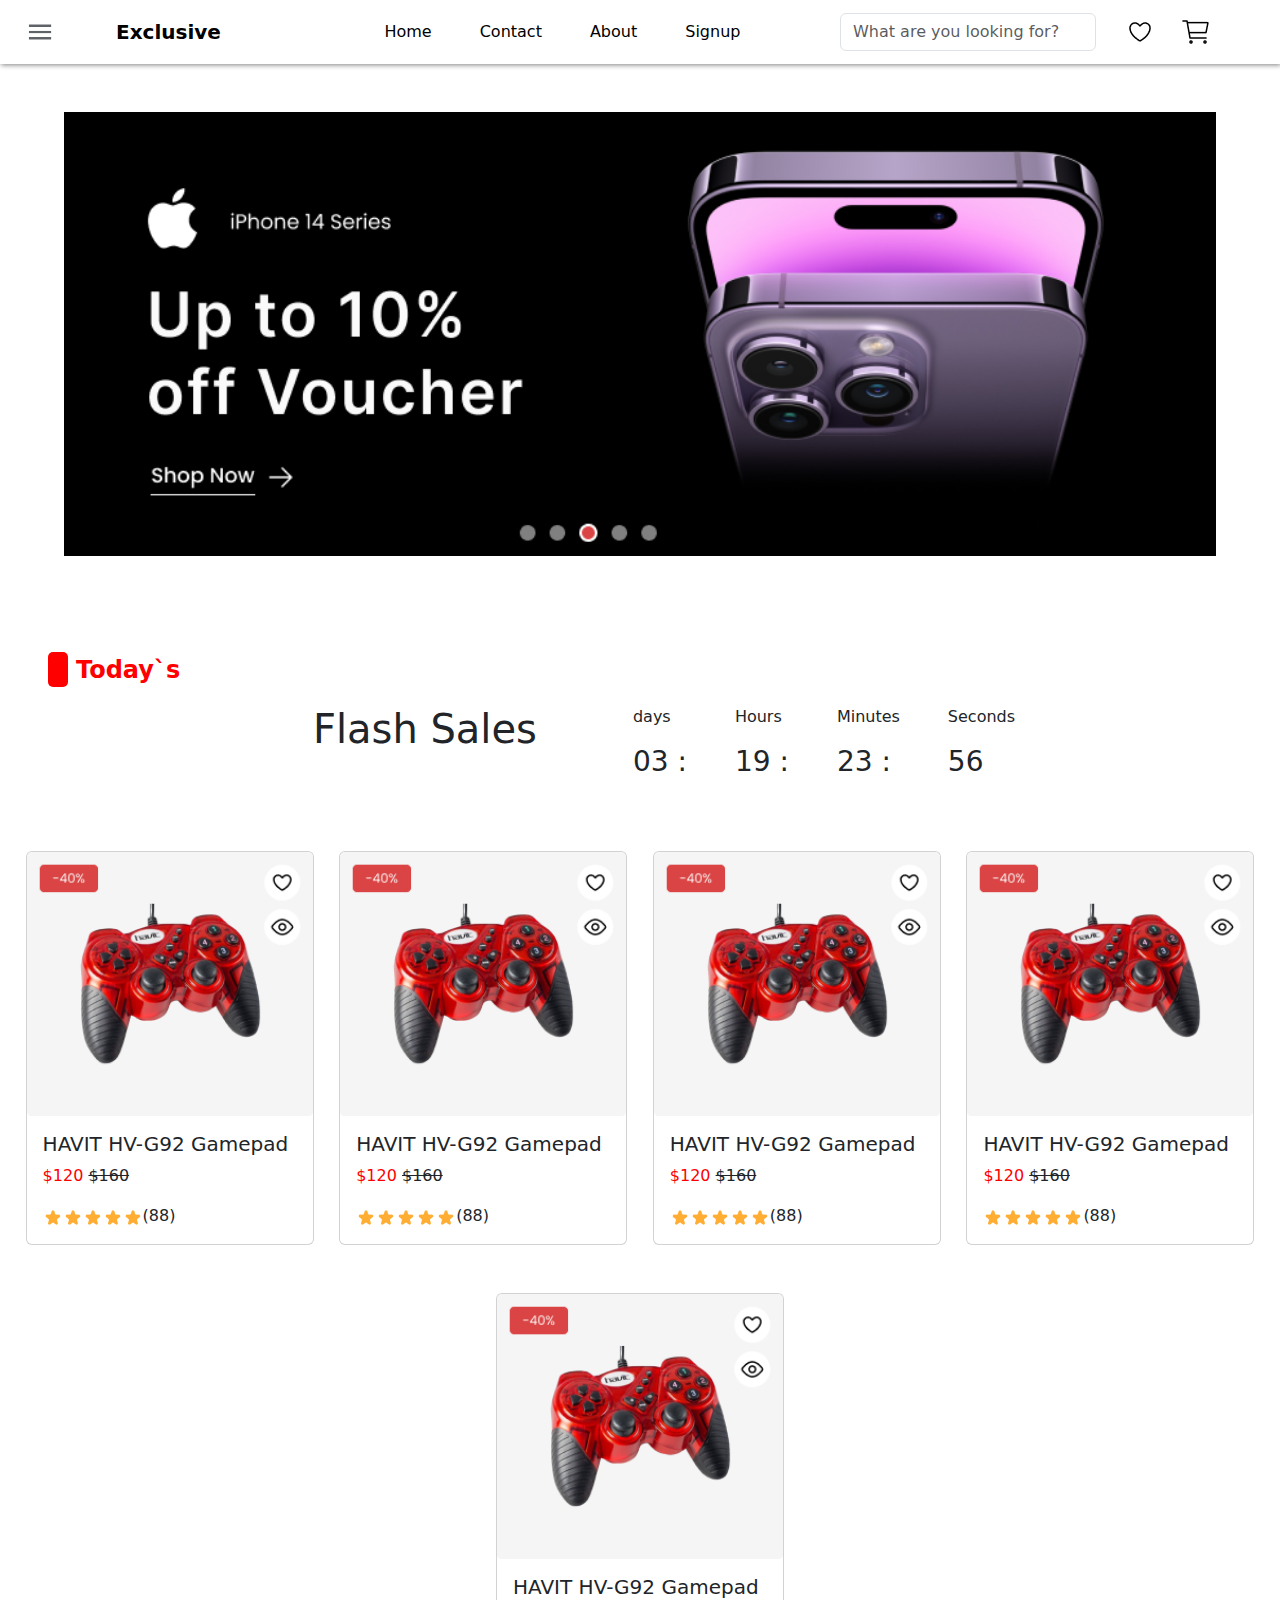
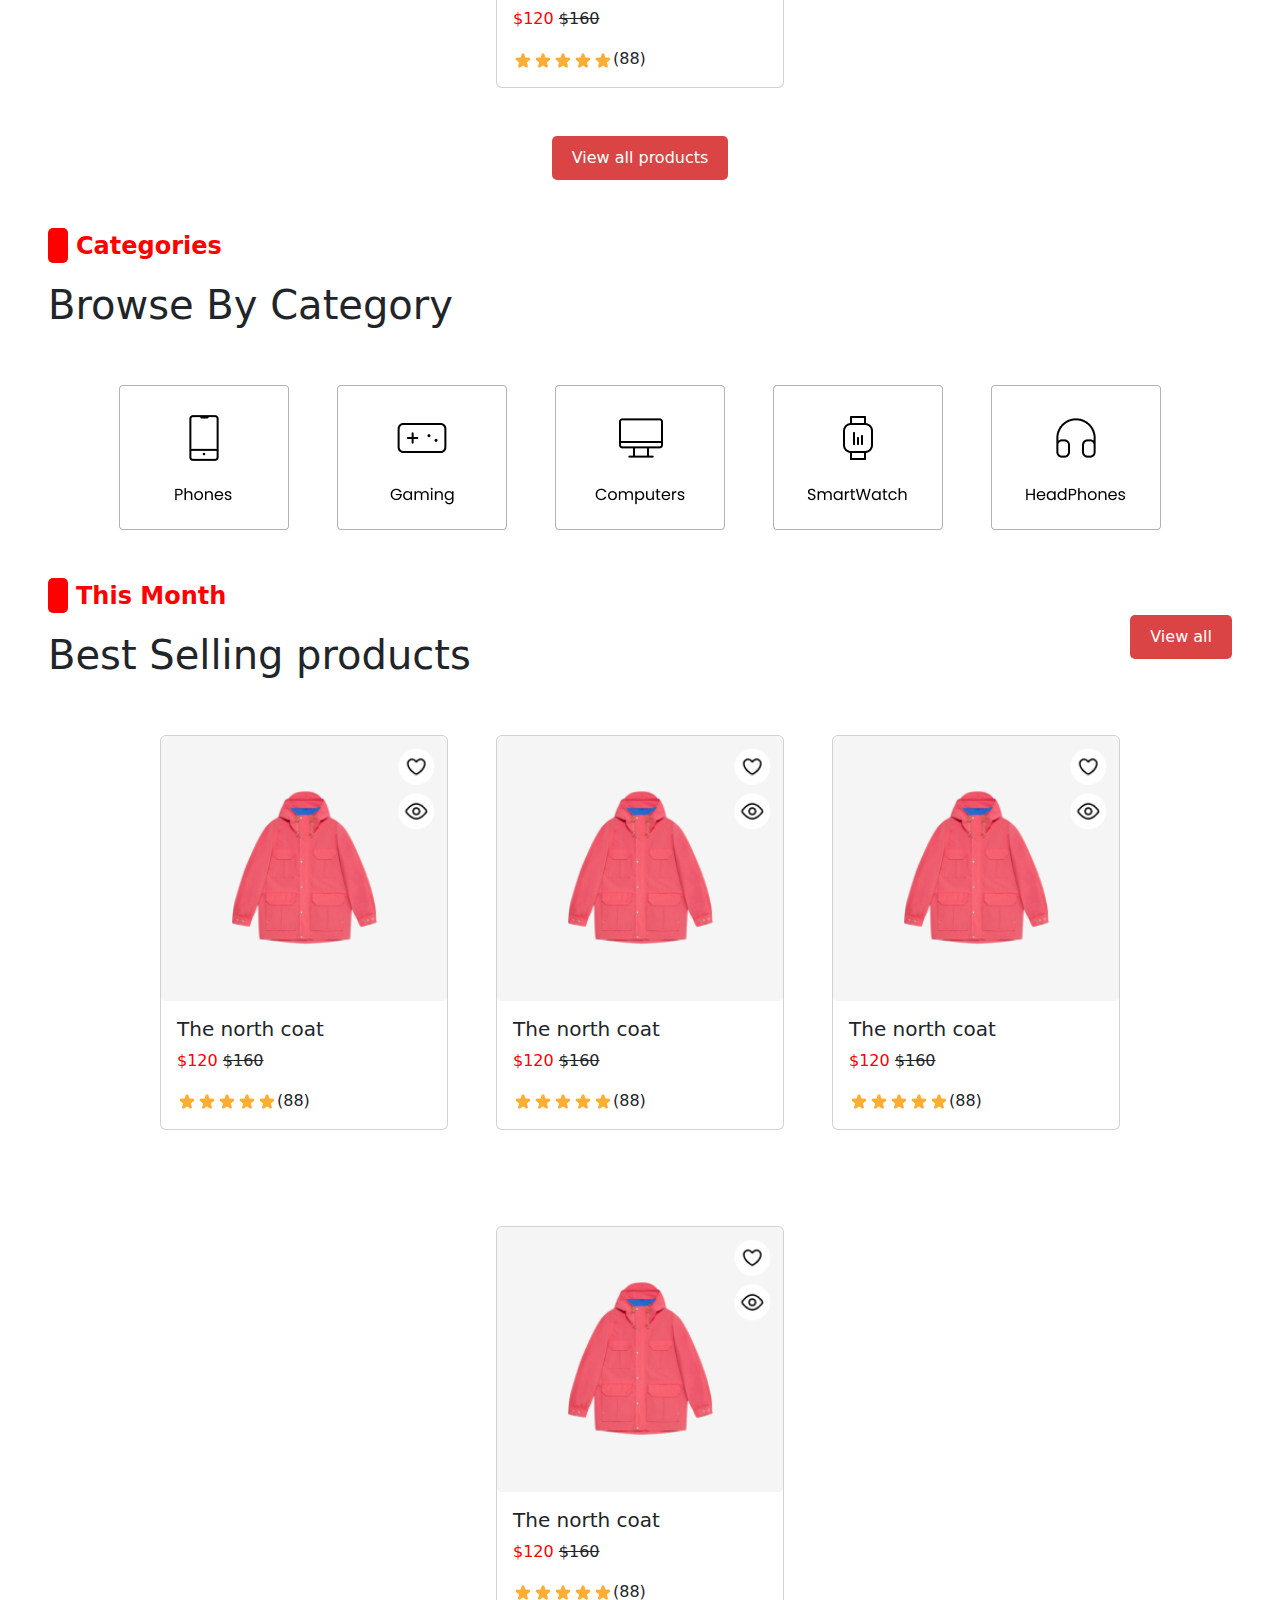
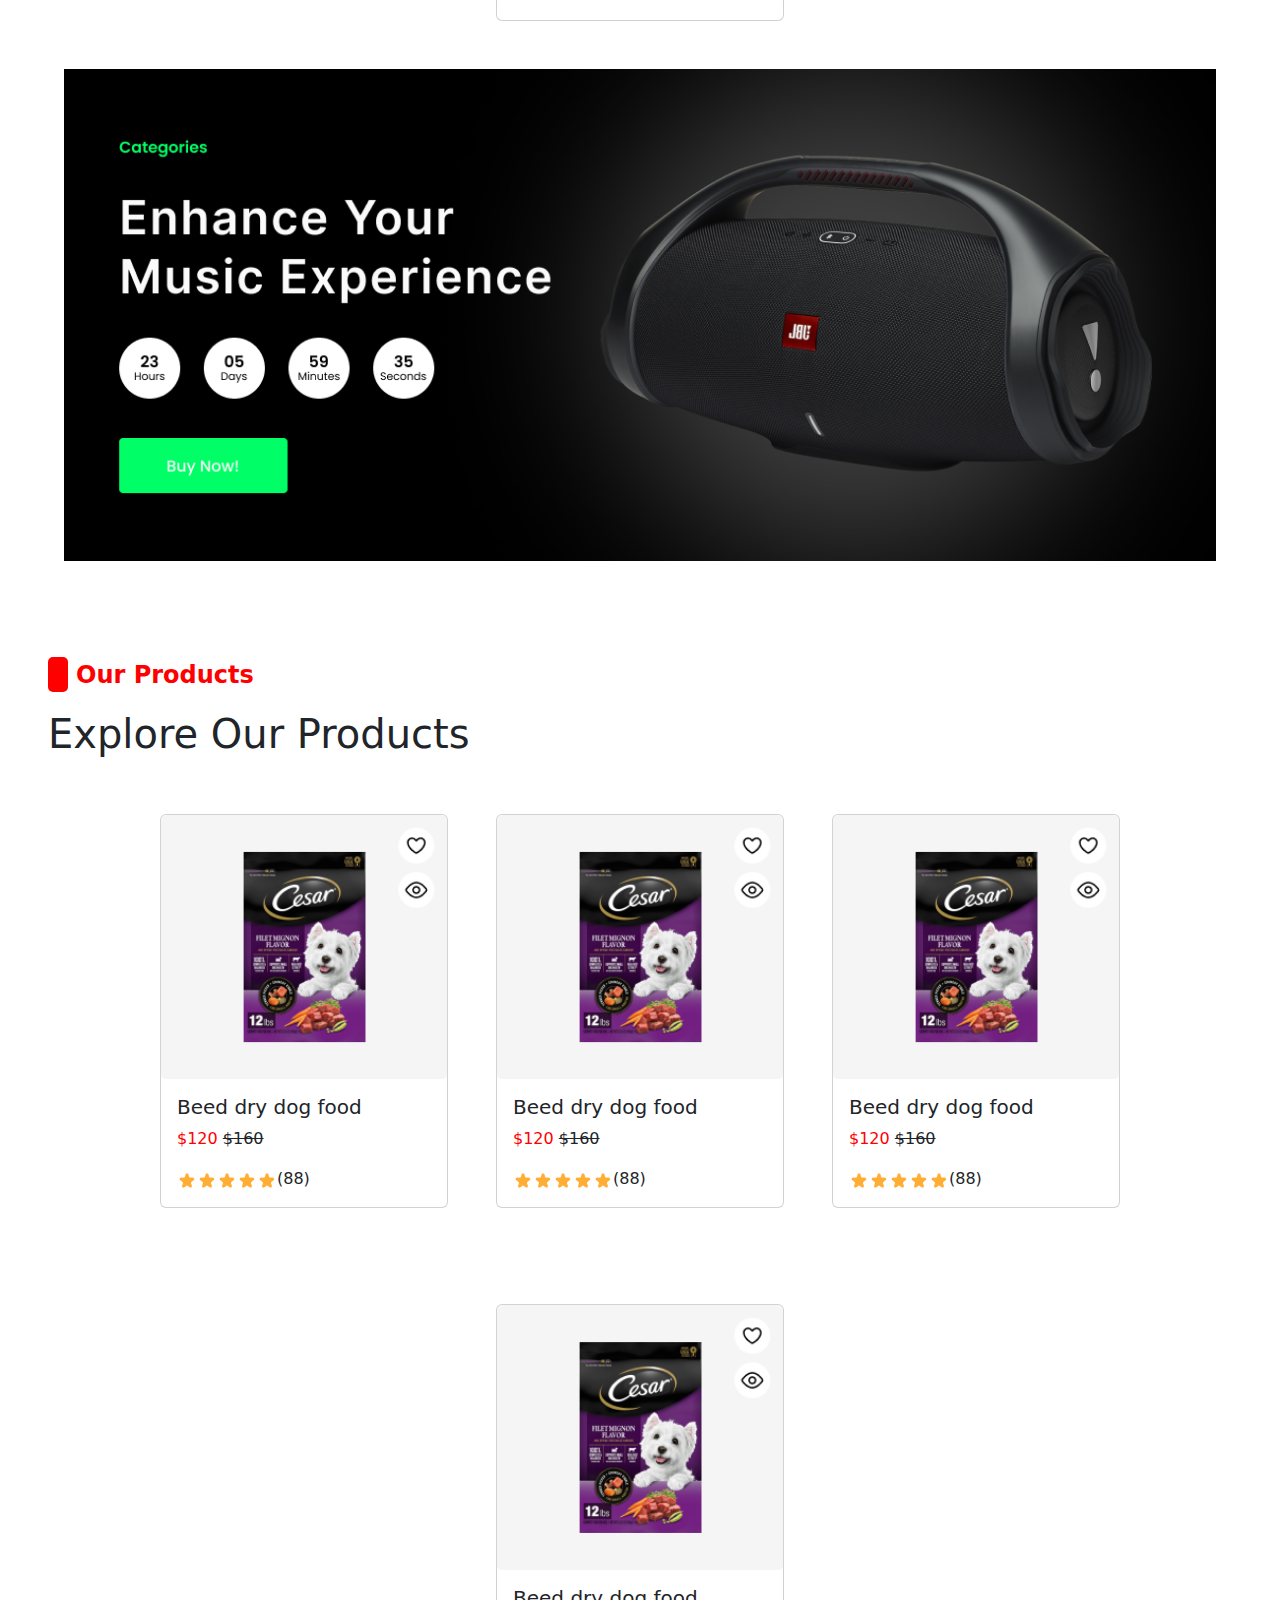
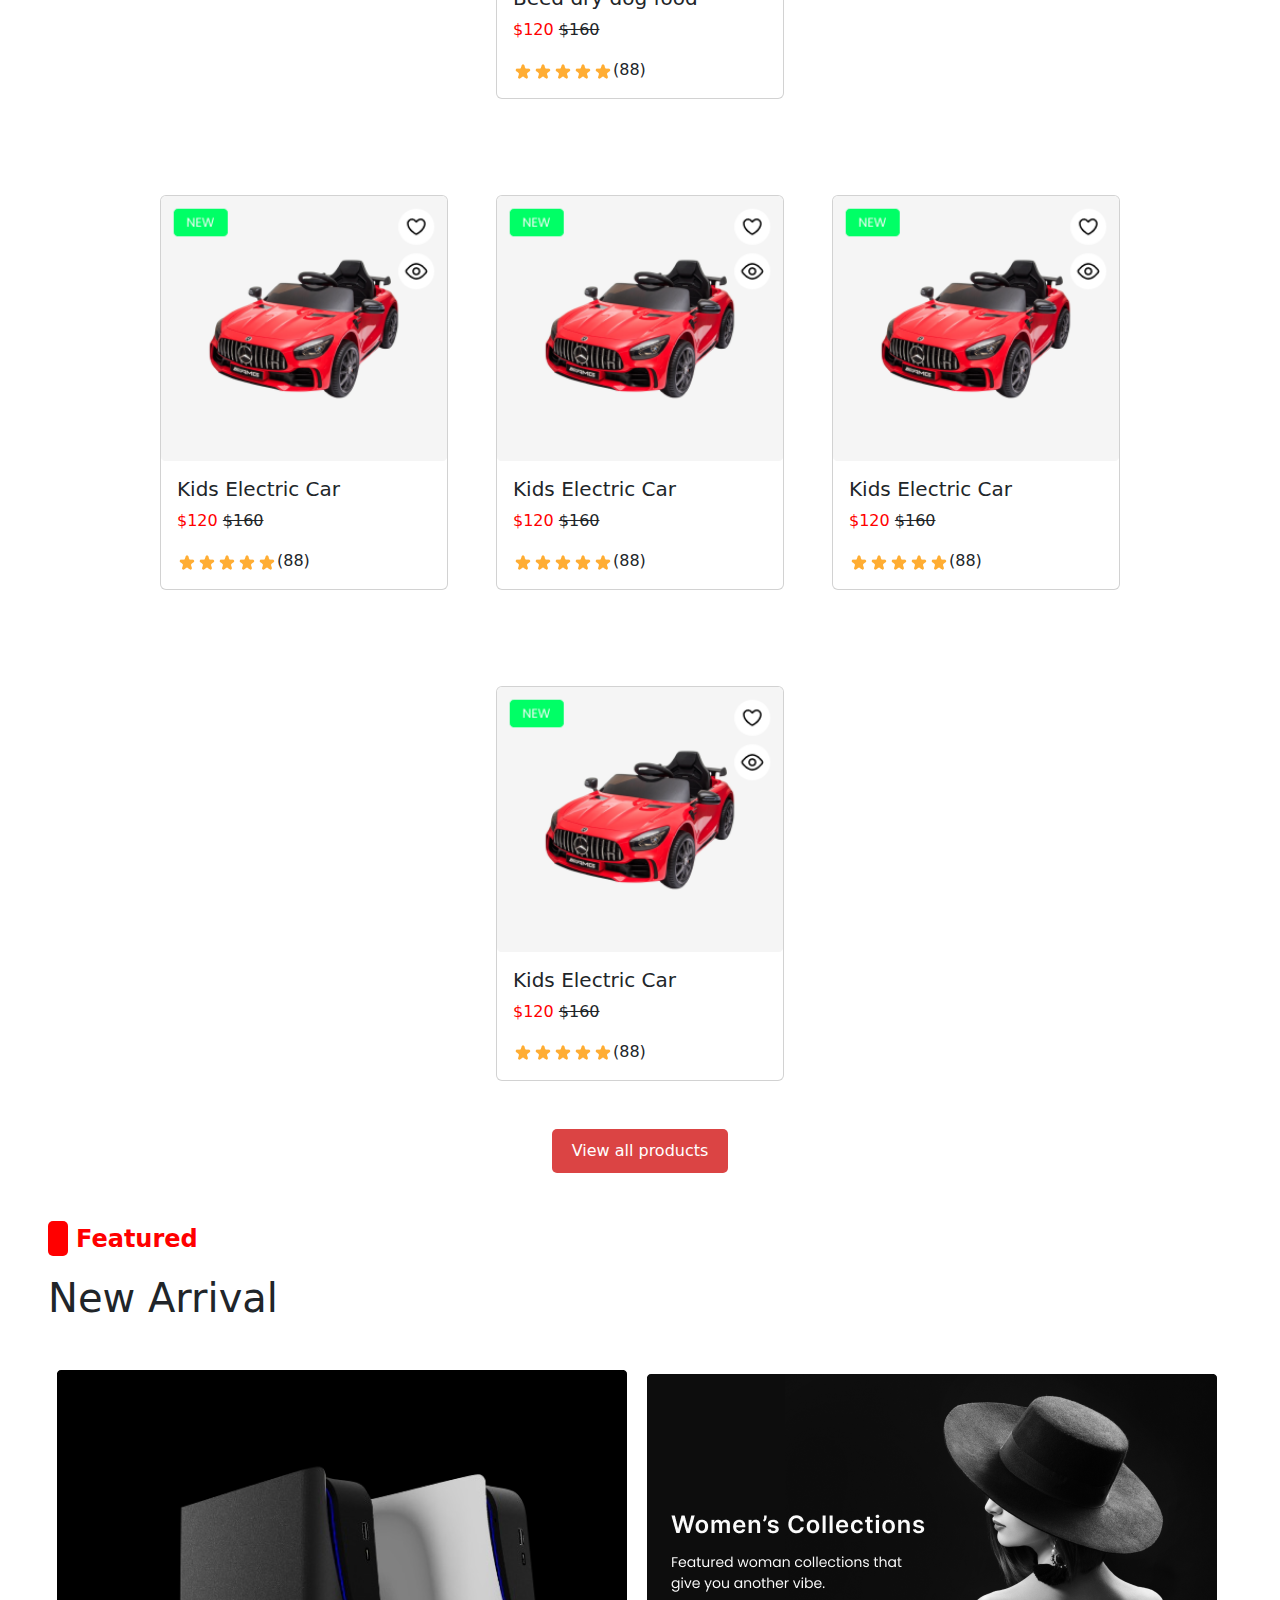
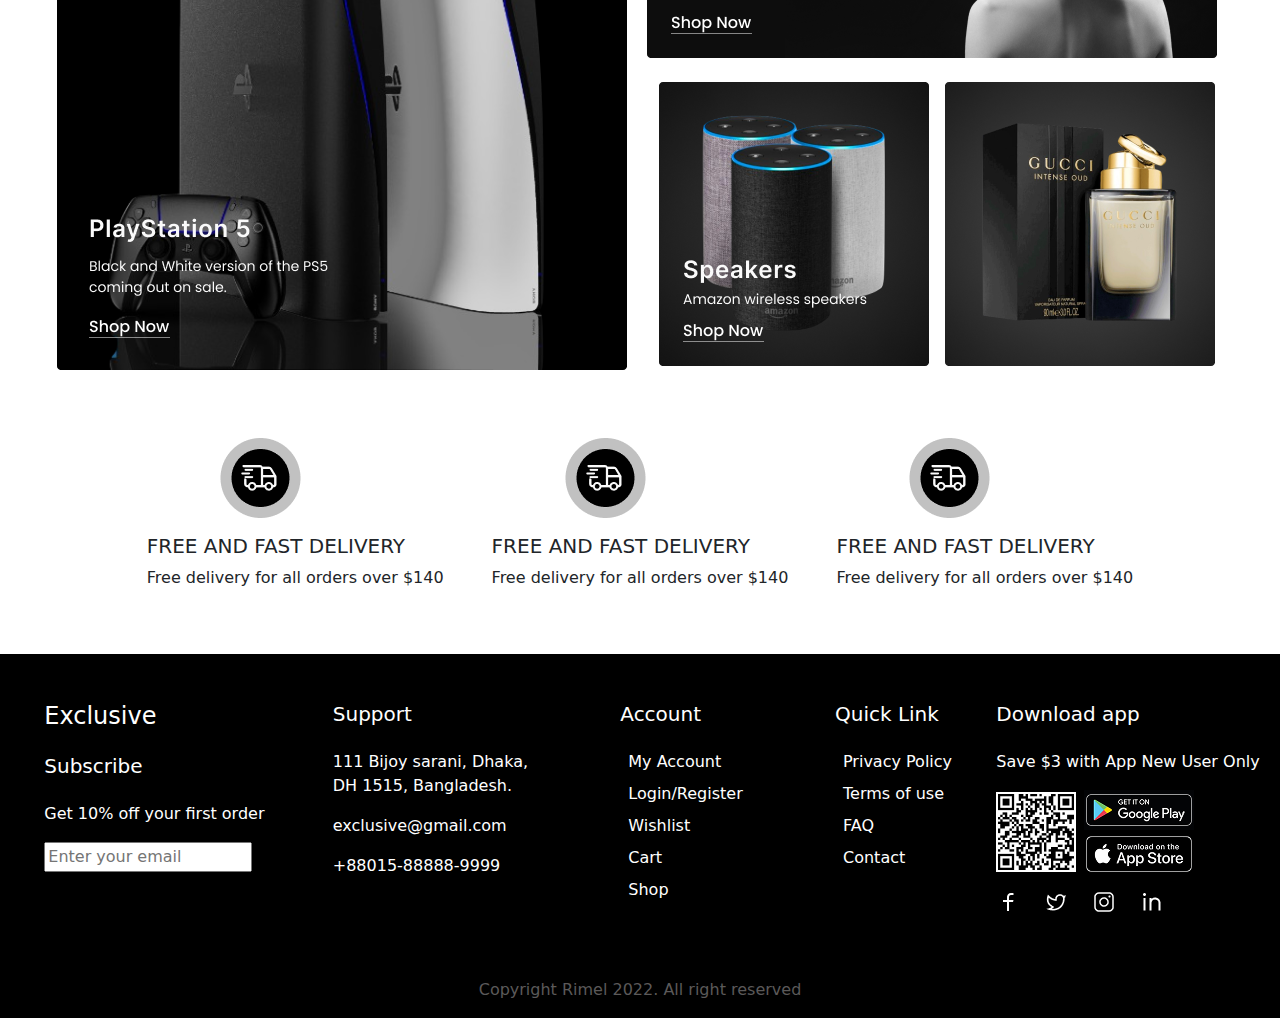
<file: index.html>
<!DOCTYPE html>
<html lang="en">

<head>
    <meta charset="UTF-8">
    <meta name="viewport" content="width=device-width, initial-scale=1.0">
    <title>Document</title>
    <link rel="stylesheet" href="bootstrap-5.3.3-dist/css/bootstrap.min.css">
    <link rel="stylesheet" href="style.css">
</head>

<body>
    <div class="main">
        <nav class="navbar navbar-expand-lg">
            <div class="container-fluid">
                <button class="btn" type="button" data-bs-toggle="offcanvas" data-bs-target="#offcanvasScrolling"
                    aria-controls="offcanvasScrolling"><img class="menu"
                        src="Assets/menu_24dp_5F6368_FILL0_wght400_GRAD0_opsz24.png" alt=""></button>
                <a class="navbar-brand mx-5 Exclusive" href="#">Exclusive</a>
                <button class="navbar-toggler" type="button" data-bs-toggle="collapse"
                    data-bs-target="#navbarSupportedContent" aria-controls="navbarSupportedContent"
                    aria-expanded="false" aria-label="Toggle navigation">
                    <span class="navbar-toggler-icon"></span>
                </button>
                <div class="collapse navbar-collapse" id="navbarSupportedContent">
                    <ul class="navbar-nav mx-auto mb-2 mb-lg-0">
                        <li class="nav-item">
                            <a class="nav-link active mx-3" aria-current="page" href="./index.html">Home</a>
                        </li>
                        <li class="nav-item">
                            <a class="nav-link active mx-3" aria-current="page" href="./contact.html">Contact</a>
                        </li>
                        <li class="nav-item">
                            <a class="nav-link active mx-3" aria-current="page" href="./about.html">About</a>
                        </li>
                        <li class="nav-item">
                            <a class="nav-link active ms-3" aria-current="page" href="./signup.html">Signup</a>
                        </li>
                    </ul>
                    <form class="d-flex me-2" role="search">
                        <input class="form-control me-2 input" type="search" placeholder="What are you looking for?"
                            aria-label="Search">
                    </form>
                    <ul class="navbar-nav mb-2 mb-lg-0">
                        <li class="nav-item">
                            <a class="nav-link active mx-1 " aria-current="page" href="#"><img src="Assets/Wishlist.png"
                                    alt=""></a>
                        </li>
                        <li class="nav-item">
                            <a class="nav-link active mx-1 me-5" aria-current="page" href="#"><img
                                    src="Assets/Cart1 with buy.png" alt=""></a>
                        </li>
                    </ul>
                </div>
            </div>
        </nav>

        <div class="offcanvas offcanvas-start" data-bs-scroll="true" data-bs-backdrop="false" tabindex="-1"
            id="offcanvasScrolling" aria-labelledby="offcanvasScrollingLabel">
            <div class="offcanvas-header">
                <button type="button" class="btn-close" data-bs-dismiss="offcanvas" aria-label="Close"></button>
            </div>
            <div class="offcanvas-body">
                <ul class=" navbar-nav mx-auto mb-2 mb-lg-0">
                    <li class="nav-item">
                        <a class="nav-link active ms-3" aria-current="page" href="#">Women`s Fashion</a>
                    </li>
                    <li class="nav-item">
                        <a class="nav-link active ms-3" aria-current="page" href="#">Men`s Fashion</a>
                    </li>
                    <li class="nav-item">
                        <a class="nav-link active ms-3" aria-current="page" href="#">Electronics</a>
                    </li>
                    <li class="nav-item">
                        <a class="nav-link active ms-3" aria-current="page" href="#">Home and style</a>
                    </li>
                    <li class="nav-item">
                        <a class="nav-link active ms-3" aria-current="page" href="#">Medicine</a>
                    </li>
                    <li class="nav-item">
                        <a class="nav-link active ms-3" aria-current="page" href="#">Sports and outdoors</a>
                    </li>
                    <li class="nav-item">
                        <a class="nav-link active ms-3" aria-current="page" href="#">Baby`s and toys</a>
                    </li>
                    <li class="nav-item">
                        <a class="nav-link active ms-3" aria-current="page" href="#">Groceries and pets</a>
                    </li>
                    <li class="nav-item">
                        <a class="nav-link active ms-3" aria-current="page" href="#">Health and beauty</a>
                    </li>

                </ul>
            </div>
        </div>
        <div class="hero d-flex justify-content-center mt-5 mb-5 mx-md-0">
            <img src="Assets/Frame 560.png" alt="" class="mb-5">
        </div>
        <div class="today d-flex ms-5">
            <div class="red-box">1</div>
            <h4 class="mx-2 my-1">Today`s</h4>
        </div>
        <div class="sales d-flex justify-content-center gap-5 flex-wrap my-3">

            <div class="flash mx-5 ">
                <h1>Flash Sales</h1>
            </div>
            <div class="days">
                <p>days</p>
                <h3>03 :</h3>
            </div>
            <div class="days">
                <p>Hours</p>
                <h3>19 :</h3>
            </div>
            <div class="days">
                <p>Minutes</p>
                <h3>23 :</h3>
            </div>
            <div class="days">
                <p>Seconds</p>
                <h3>56</h3>
            </div>
        </div>
        <div class="card-sec-1 d-flex justify-content-evenly mb-5 flex-wrap">
            <div class="card mt-5" style="width: 18rem;">
                <img src="Assets/Frame 570.png" class="card-img-top" alt="...">
                <div class="card-body">
                    <h5 class="card-title">HAVIT HV-G92 Gamepad</h5>
                    <p class="card-text"><span class="price">$120 </span> <del>$160</del></p>
                    <p class="card-text"><img src="Assets/Five star.png" alt="">(88)</p>
                </div>
            </div>
            <div class="card mt-5" style="width: 18rem;">
                <img src="Assets/Frame 570.png" class="card-img-top" alt="...">
                <div class="card-body">
                    <h5 class="card-title">HAVIT HV-G92 Gamepad</h5>
                    <p class="card-text"><span class="price">$120 </span> <del>$160</del></p>
                    <p class="card-text"><img src="Assets/Five star.png" alt="">(88)</p>
                </div>
            </div>
            <div class="card mt-5" style="width: 18rem;">
                <img src="Assets/Frame 570.png" class="card-img-top" alt="...">
                <div class="card-body">
                    <h5 class="card-title">HAVIT HV-G92 Gamepad</h5>
                    <p class="card-text"><span class="price">$120 </span> <del>$160</del></p>
                    <p class="card-text"><img src="Assets/Five star.png" alt="">(88)</p>
                </div>
            </div>
            <div class="card mt-5" style="width: 18rem;">
                <img src="Assets/Frame 570.png" class="card-img-top" alt="...">
                <div class="card-body">
                    <h5 class="card-title">HAVIT HV-G92 Gamepad</h5>
                    <p class="card-text"><span class="price">$120 </span> <del>$160</del></p>
                    <p class="card-text"><img src="Assets/Five star.png" alt="">(88)</p>
                </div>
            </div>
            <div class="card mt-5" style="width: 18rem;">
                <img src="Assets/Frame 570.png" class="card-img-top" alt="...">
                <div class="card-body">
                    <h5 class="card-title">HAVIT HV-G92 Gamepad</h5>
                    <p class="card-text"><span class="price">$120 </span> <del>$160</del></p>
                    <p class="card-text"><img src="Assets/Five star.png" alt="">(88)</p>
                </div>
            </div>
        </div>
        <div class="view d-flex justify-content-center">
            <button>View all products</button>
        </div>

        <div class="today d-flex ms-5 mt-5">
            <div class="red-box">1</div>
            <h4 class="mx-2 my-1">Categories</h4>
        </div>
        <div class="flash">
            <h1 class="ms-5 mt-3">Browse By Category</h1>
        </div>
        <div class="export-category d-flex justify-content-center gap-5 flex-wrap">
            <div class="ec-img mt-5">
                <img src="Assets/Category-Phone.png" alt="">
            </div>
            <div class="ec-img mt-5">
                <img src="Assets/Category-Phone (5).png" alt="">
            </div>
            <div class="ec-img mt-5">
                <img src="Assets/Category-Phone (1).png" alt="">
            </div>
            <div class="ec-img mt-5">
                <img src="Assets/Category-Phone (2).png" alt="">
            </div>
            <div class="ec-img mt-5">
                <img src="Assets/Category-Phone (4).png" alt="">
            </div>
        </div>
        <div class="today d-flex ms-5 mt-5">
            <div class="red-box">1</div>
            <h4 class="mx-2 my-1">This Month</h4>
        </div>
        <div class="best d-flex justify-content-between">
            <div class="flash mx-5 mt-3">
                <h1>Best Selling products</h1>
            </div>
            <div class="view me-5">
                <button>View all</button>
            </div>
        </div>
        <div class="card-sec-1 d-flex justify-content-center gap-5 mb-5 flex-wrap">
            <div class="card mt-5" style="width: 18rem;">
                <img src="Assets/Cart.png" class="card-img-top" alt="...">
                <div class="card-body">
                    <h5 class="card-title">The north coat</h5>
                    <p class="card-text"><span class="price">$120 </span> <del>$160</del></p>
                    <p class="card-text"><img src="Assets/Five star.png" alt="">(88)</p>
                </div>
            </div>
            <div class="card mt-5" style="width: 18rem;">
                <img src="Assets/Cart.png" class="card-img-top" alt="...">
                <div class="card-body">
                    <h5 class="card-title">The north coat</h5>
                    <p class="card-text"><span class="price">$120 </span> <del>$160</del></p>
                    <p class="card-text"><img src="Assets/Five star.png" alt="">(88)</p>
                </div>
            </div>
            <div class="card mt-5" style="width: 18rem;">
                <img src="Assets/Cart.png" class="card-img-top" alt="...">
                <div class="card-body">
                    <h5 class="card-title">The north coat</h5>
                    <p class="card-text"><span class="price">$120 </span> <del>$160</del></p>
                    <p class="card-text"><img src="Assets/Five star.png" alt="">(88)</p>
                </div>
            </div>
            <div class="card mt-5" style="width: 18rem;">
                <img src="Assets/Cart.png" class="card-img-top" alt="...">
                <div class="card-body">
                    <h5 class="card-title">The north coat</h5>
                    <p class="card-text"><span class="price">$120 </span> <del>$160</del></p>
                    <p class="card-text"><img src="Assets/Five star.png" alt="">(88)</p>
                </div>
            </div>
        </div>
        <div class="hero d-flex justify-content-center mt-5 mb-5 mx-md-0">
            <img src="Assets/Frame 600.png" alt="" class="mb-5">
        </div>
        <div class="today d-flex ms-5 mt-5">
            <div class="red-box">1</div>
            <h4 class="mx-2 my-1">Our Products</h4>
        </div>
        <div class="best d-flex justify-content-between">
            <div class="flash mx-5 mt-3">
                <h1>Explore Our Products</h1>
            </div>
        </div>
        <div class="card-sec-1 d-flex justify-content-center gap-5 mb-5 flex-wrap">
            <div class="card mt-5" style="width: 18rem;">
                <img src="Assets/dog food.png" class="card-img-top" alt="...">
                <div class="card-body">
                    <h5 class="card-title">Beed dry dog food</h5>
                    <p class="card-text"><span class="price">$120 </span> <del>$160</del></p>
                    <p class="card-text"><img src="Assets/Five star.png" alt="">(88)</p>
                </div>
            </div>
            <div class="card mt-5" style="width: 18rem;">
                <img src="Assets/dog food.png" class="card-img-top" alt="...">
                <div class="card-body">
                    <h5 class="card-title">Beed dry dog food</h5>
                    <p class="card-text"><span class="price">$120 </span> <del>$160</del></p>
                    <p class="card-text"><img src="Assets/Five star.png" alt="">(88)</p>
                </div>
            </div>
            <div class="card mt-5" style="width: 18rem;">
                <img src="Assets/dog food.png" class="card-img-top" alt="...">
                <div class="card-body">
                    <h5 class="card-title">Beed dry dog food</h5>
                    <p class="card-text"><span class="price">$120 </span> <del>$160</del></p>
                    <p class="card-text"><img src="Assets/Five star.png" alt="">(88)</p>
                </div>
            </div>
            <div class="card mt-5" style="width: 18rem;">
                <img src="Assets/dog food.png" class="card-img-top" alt="...">
                <div class="card-body">
                    <h5 class="card-title">Beed dry dog food</h5>
                    <p class="card-text"><span class="price">$120 </span> <del>$160</del></p>
                    <p class="card-text"><img src="Assets/Five star.png" alt="">(88)</p>
                </div>
            </div>
        </div>
        <div class="card-sec-1 d-flex justify-content-center gap-5 mb-5 flex-wrap">
            <div class="card mt-5" style="width: 18rem;">
                <img src="Assets/electric.png" class="card-img-top" alt="...">
                <div class="card-body">
                    <h5 class="card-title">Kids Electric Car</h5>
                    <p class="card-text"><span class="price">$120 </span> <del>$160</del></p>
                    <p class="card-text"><img src="Assets/Five star.png" alt="">(88)</p>
                </div>
            </div>
            <div class="card mt-5" style="width: 18rem;">
                <img src="Assets/electric.png" class="card-img-top" alt="...">
                <div class="card-body">
                    <h5 class="card-title">Kids Electric Car</h5>
                    <p class="card-text"><span class="price">$120 </span> <del>$160</del></p>
                    <p class="card-text"><img src="Assets/Five star.png" alt="">(88)</p>
                </div>
            </div>
            <div class="card mt-5" style="width: 18rem;">
                <img src="Assets/electric.png" class="card-img-top" alt="...">
                <div class="card-body">
                    <h5 class="card-title">Kids Electric Car</h5>
                    <p class="card-text"><span class="price">$120 </span> <del>$160</del></p>
                    <p class="card-text"><img src="Assets/Five star.png" alt="">(88)</p>
                </div>
            </div>
            <div class="card mt-5" style="width: 18rem;">
                <img src="Assets/electric.png" class="card-img-top" alt="...">
                <div class="card-body">
                    <h5 class="card-title">Kids Electric Car</h5>
                    <p class="card-text"><span class="price">$120 </span> <del>$160</del></p>
                    <p class="card-text"><img src="Assets/Five star.png" alt="">(88)</p>
                </div>
            </div>
        </div>
        <div class="view d-flex justify-content-center">
            <button>View all products</button>
        </div>
        <div class="today d-flex ms-5 mt-5">
            <div class="red-box">1</div>
            <h4 class="mx-2 my-1">Featured</h4>
        </div>
        <div class="flash mx-5 mt-3">
            <h1>New Arrival</h1>
        </div>
        <div class="speakers d-flex justify-content-center gap-3 mt-5 flex-wrap">
            <div class="sbox-1">
                <img src="Assets/Frame 684.png" alt="">
            </div>
            <div class="s-box-2 mt-1">
                <div class="ps-1">
                    <img src="Assets/Frame 685.png" alt="">
                </div>
                <div class="ps-2 my-3 d-sm-flex justify-content-sm-center flex-sm-wrap">
                    <img src="Assets/Frame 686.png" alt="" class="mx-2 my-2">
                    <img src="Assets/Frame 687.png" alt="" class="mx-2 my-2">
                </div>
            </div>
        </div>
        <div class="circle d-flex justify-content-center gap-5 flex-wrap mt-5">
            <div class="bus">
                <img src="Assets/Services.png" alt="" class="mx-5 mb-3 service">
                <h5>FREE AND FAST DELIVERY</h5>
                <p>Free delivery for all orders over $140</p>
            </div>
            <div class="bus">
                <img src="Assets/Services.png" alt="" class="mx-5 mb-3 service">
                <h5>FREE AND FAST DELIVERY</h5>
                <p>Free delivery for all orders over $140</p>
            </div>
            <div class="bus">
                <img src="Assets/Services.png" alt="" class="mx-5 mb-3 service">
                <h5>FREE AND FAST DELIVERY</h5>
                <p>Free delivery for all orders over $140</p>
            </div>
        </div>
        <div class="footer d-flex justify-content-evenly mt-5 py-5 flex-wrap">
            <div class="footer-child mx-4">
                <h4 class="mb-4">Exclusive </h4>
                <h5 class="mb-4">Subscribe</h5>
                <p>Get 10% off your first order</p>
                <input type="email" placeholder="Enter your email">
            </div>
            <div class="footer-child mx-4">
                <h5 class="mb-4">Support</h5>
                <p>111 Bijoy sarani, Dhaka,
                    <br> DH 1515, Bangladesh.
                </p>
                <p>exclusive@gmail.com</p>
                <p>+88015-88888-9999</p>
            </div>
            <div class="footer-child mx-4">
                <h5 class="ms-4 mb-4">Account</h5>
                <ul>
                    <li class="my-2">My Account</li>
                    <li class="my-2">Login/Register</li>
                    <li class="my-2">Wishlist</li>
                    <li class="my-2">Cart</li>
                    <li class="my-2">Shop</li>
                </ul>
            </div>
            <div class="footer-child mx-4">
                <h5 class="ms-4 mb-4">Quick Link</h5>
                <ul>
                    <li class="my-2">Privacy Policy</li>
                    <li class="my-2">Terms of use</li>
                    <li class="my-2">FAQ</li>
                    <li class="my-2">Contact</li>
                </ul>
            </div>
            <div class="footer-child">
                <h5 class="mb-4">Download app</h5>
                <p>Save $3 with App New User Only</p>
                <img src="Assets/Frame 719.png" alt="">
                <div><img src="Assets/Frame 741.png" alt="" class="my-3"></div>
            </div>
        </div>
        <div class="small-foot d-flex justify-content-center">
            <p>Copyright Rimel 2022. All right reserved</p>
        </div>
    </div>
    <script src="bootstrap-5.3.3-dist/js/bootstrap.bundle.min.js"></script>
</body>

</html>
</file>
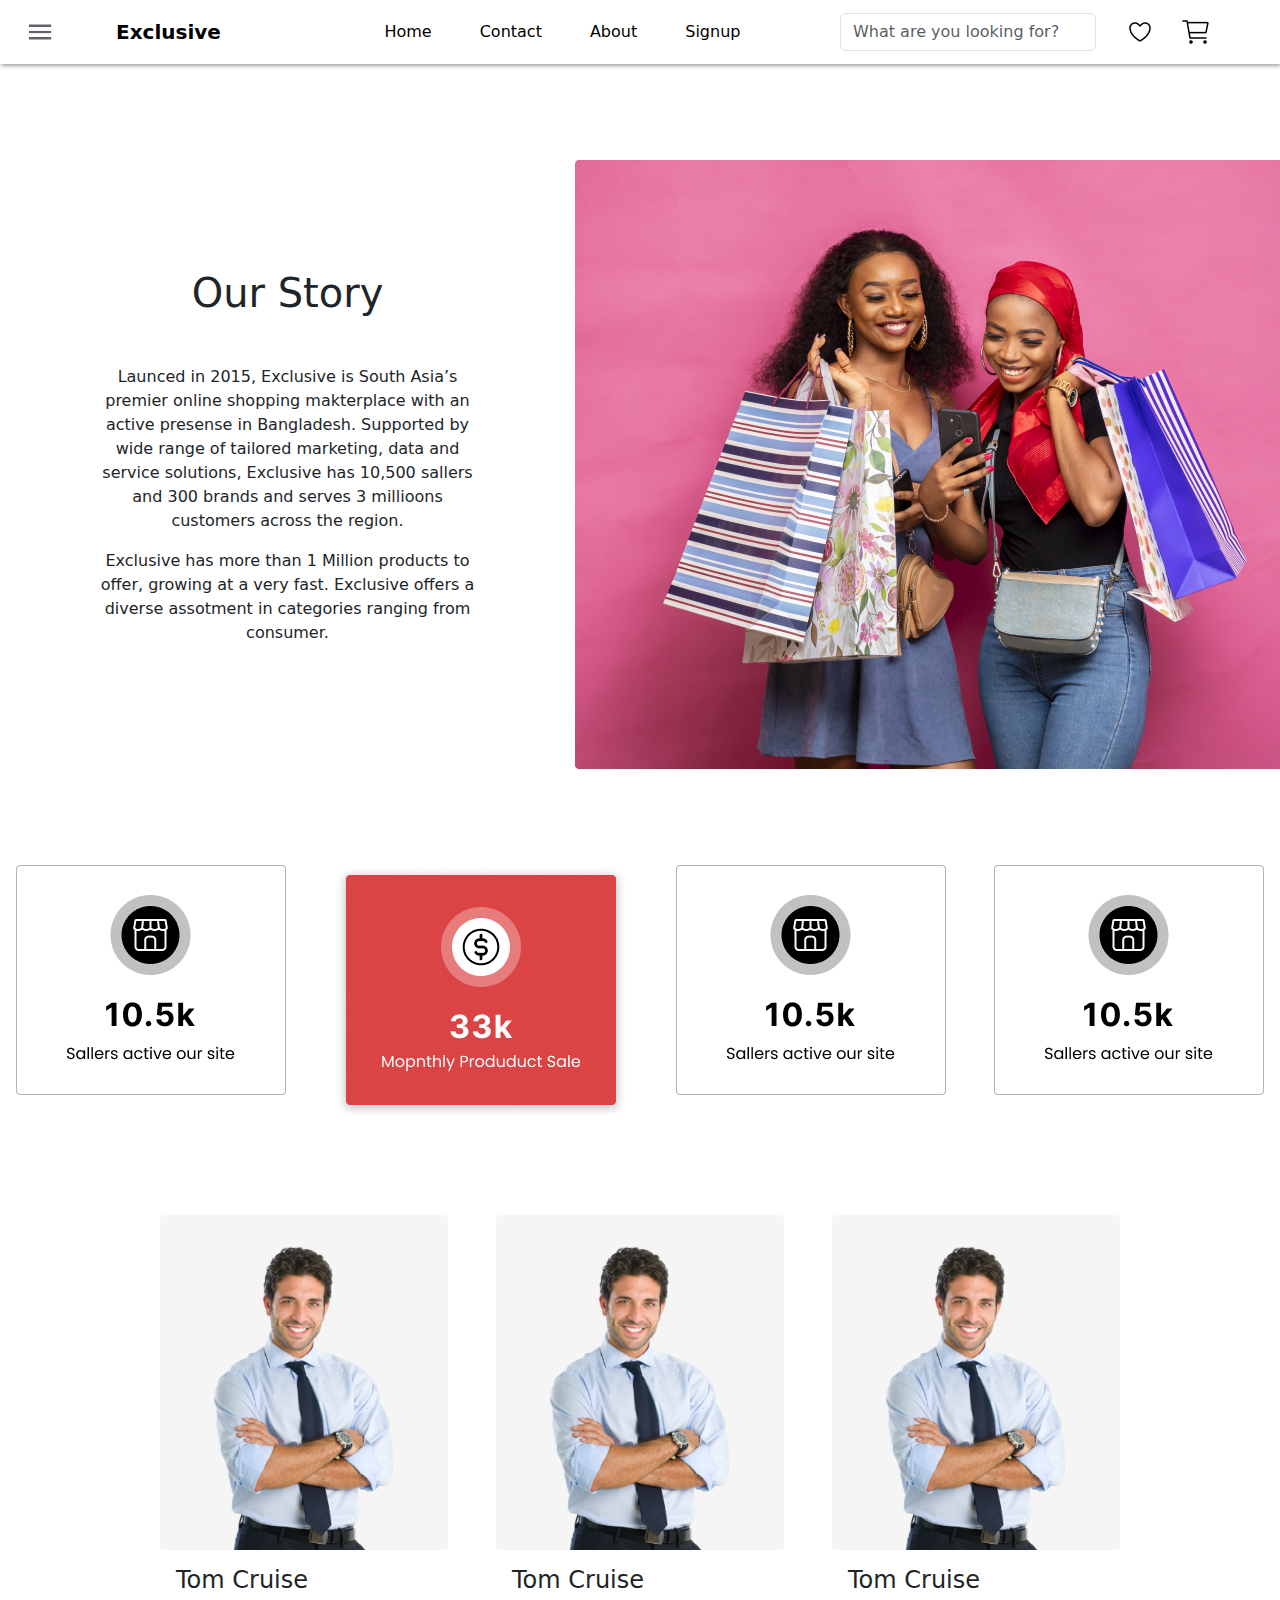
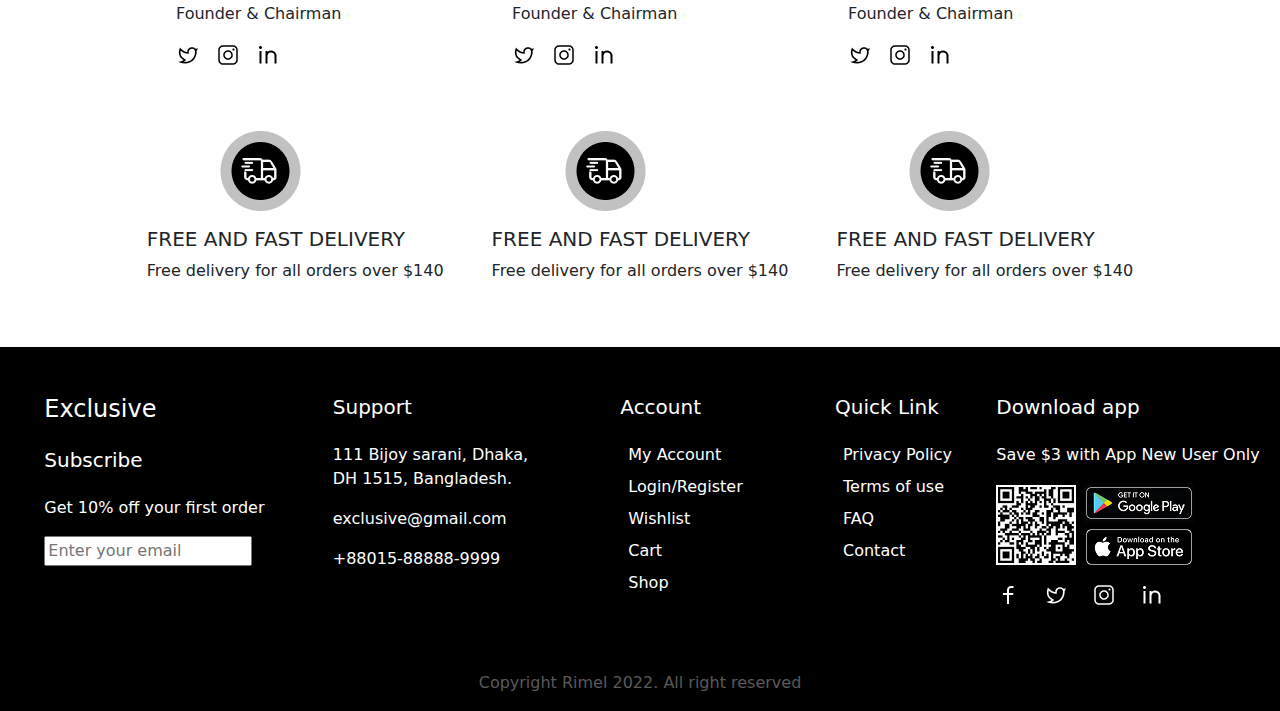
<file: about.html>
<!DOCTYPE html>
<html lang="en">

<head>
    <meta charset="UTF-8">
    <meta name="viewport" content="width=device-width, initial-scale=1.0">
    <title>Document</title>
    <link rel="stylesheet" href="bootstrap-5.3.3-dist/css/bootstrap.min.css">
    <link rel="stylesheet" href="about.css">
</head>

<body>
    <div class="main">
        <nav class="navbar navbar-expand-lg mb-5">
            <div class="container-fluid">
                <button class="btn" type="button" data-bs-toggle="offcanvas" data-bs-target="#offcanvasScrolling"
                    aria-controls="offcanvasScrolling"><img class="menu"
                        src="Assets/menu_24dp_5F6368_FILL0_wght400_GRAD0_opsz24.png" alt=""></button>
                <a class="navbar-brand mx-5 Exclusive" href="#">Exclusive</a>
                <button class="navbar-toggler" type="button" data-bs-toggle="collapse"
                    data-bs-target="#navbarSupportedContent" aria-controls="navbarSupportedContent"
                    aria-expanded="false" aria-label="Toggle navigation">
                    <span class="navbar-toggler-icon"></span>
                </button>
                <div class="collapse navbar-collapse" id="navbarSupportedContent">
                    <ul class="navbar-nav mx-auto mb-2 mb-lg-0">
                        <li class="nav-item">
                            <a class="nav-link active mx-3" aria-current="page" href="./index.html">Home</a>
                        </li>
                        <li class="nav-item">
                            <a class="nav-link active mx-3" aria-current="page" href="./contact.html">Contact</a>
                        </li>
                        <li class="nav-item">
                            <a class="nav-link active mx-3" aria-current="page" href="./about.html">About</a>
                        </li>
                        <li class="nav-item">
                            <a class="nav-link active ms-3" aria-current="page" href="#">Signup</a>
                        </li>
                    </ul>
                    <form class="d-flex me-2" role="search">
                        <input class="form-control me-2 input" type="search" placeholder="What are you looking for?"
                            aria-label="Search">
                    </form>
                    <ul class="navbar-nav mb-2 mb-lg-0">
                        <li class="nav-item">
                            <a class="nav-link active mx-1 " aria-current="page" href="#"><img src="Assets/Wishlist.png"
                                    alt=""></a>
                        </li>
                        <li class="nav-item">
                            <a class="nav-link active mx-1 me-5" aria-current="page" href="#"><img
                                    src="Assets/Cart1 with buy.png" alt=""></a>
                        </li>
                    </ul>
                </div>
            </div>
        </nav>

        <div class="offcanvas offcanvas-start" data-bs-scroll="true" data-bs-backdrop="false" tabindex="-1"
            id="offcanvasScrolling" aria-labelledby="offcanvasScrollingLabel">
            <div class="offcanvas-header">
                <button type="button" class="btn-close" data-bs-dismiss="offcanvas" aria-label="Close"></button>
            </div>
            <div class="offcanvas-body">
                <ul class=" navbar-nav mx-auto mb-2 mb-lg-0">
                    <li class="nav-item">
                        <a class="nav-link active ms-3" aria-current="page" href="#">Women`s Fashion</a>
                    </li>
                    <li class="nav-item">
                        <a class="nav-link active ms-3" aria-current="page" href="#">Men`s Fashion</a>
                    </li>
                    <li class="nav-item">
                        <a class="nav-link active ms-3" aria-current="page" href="#">Electronics</a>
                    </li>
                    <li class="nav-item">
                        <a class="nav-link active ms-3" aria-current="page" href="#">Home and style</a>
                    </li>
                    <li class="nav-item">
                        <a class="nav-link active ms-3" aria-current="page" href="#">Medicine</a>
                    </li>
                    <li class="nav-item">
                        <a class="nav-link active ms-3" aria-current="page" href="#">Sports and outdoors</a>
                    </li>
                    <li class="nav-item">
                        <a class="nav-link active ms-3" aria-current="page" href="#">Baby`s and toys</a>
                    </li>
                    <li class="nav-item">
                        <a class="nav-link active ms-3" aria-current="page" href="#">Groceries and pets</a>
                    </li>
                    <li class="nav-item">
                        <a class="nav-link active ms-3" aria-current="page" href="#">Health and beauty</a>
                    </li>

                </ul>
            </div>
        </div>
        <div class="girls d-flex align-items-center mt-5 flex-md-wrap flex-sm-wrap flex-xl-nowrap justify-content-center">
            <div class="girls-text text-center mx-5 my-5">
                <h1 class="mb-5">Our Story</h1>
                <p class="mx-5">Launced in 2015, Exclusive is South Asia’s premier online shopping makterplace with an active
                    presense in Bangladesh. Supported by wide range of tailored marketing, data and service solutions,
                    Exclusive has 10,500 sallers and 300 brands and serves 3 millioons customers across the region. </p>
                <p class="mx-5">Exclusive has more than 1 Million products to offer, growing at a very fast. Exclusive offers a
                    diverse assotment in categories ranging from consumer.</p>
            </div>
            <div class="girls-img my-5">
                <img src="Assets/Side Image.png" alt="">
            </div>
        </div>
        <div class="boxes d-flex justify-content-center gap-5 my-5 flex-wrap">
            <div class="box">
                <img src="Assets/Frame 870.png" alt="">
            </div>
            <div class="box"><img src="Assets/Frame 871.png" alt=""></div>
            <div class="box"><img src="Assets/Frame 870.png" alt=""></div>
            <div class="box"><img src="Assets/Frame 870.png" alt=""></div>
        </div>
        <div class="card-sec-1 d-flex justify-content-center gap-5 mb-5 flex-wrap">
            <div class="card founder mt-5" style="width: 18rem;">
                <img src="Assets/Frame 874.png" class="card-img-top" alt="...">
                <div class="card-body">
                    <h4 class="card-title">Tom Cruise</h4>
                    <p class="card-text">Founder & Chairman</p>
                    <p class="card-text"><img src="Assets/Frame 877.png" alt=""></p>
                </div>
            </div>
            <div class="card founder mt-5" style="width: 18rem;">
                <img src="Assets/Frame 874.png" class="card-img-top" alt="...">
                <div class="card-body">
                    <h4 class="card-title">Tom Cruise</h4>
                    <p class="card-text">Founder & Chairman</p>
                    <p class="card-text"><img src="Assets/Frame 877.png" alt=""></p>
                </div>
            </div>
            <div class="card founder mt-5" style="width: 18rem;">
                <img src="Assets/Frame 874.png" class="card-img-top" alt="...">
                <div class="card-body">
                    <h4 class="card-title">Tom Cruise</h4>
                    <p class="card-text">Founder & Chairman</p>
                    <p class="card-text"><img src="Assets/Frame 877.png" alt=""></p>
                </div>
            </div>
        </div> 
        <div class="circle d-flex justify-content-center gap-5 flex-wrap my-5">
            <div class="bus">
                <img src="Assets/Services.png" alt="" class="mx-5 mb-3 service">
                <h5>FREE AND FAST DELIVERY</h5>
                <p>Free delivery for all orders over $140</p>
            </div>
            <div class="bus">
                <img src="Assets/Services.png" alt="" class="mx-5 mb-3 service">
                <h5>FREE AND FAST DELIVERY</h5>
                <p>Free delivery for all orders over $140</p>
            </div>
            <div class="bus">
                <img src="Assets/Services.png" alt="" class="mx-5 mb-3 service">
                <h5>FREE AND FAST DELIVERY</h5>
                <p>Free delivery for all orders over $140</p>
            </div>
        </div>
        <div class="footer d-flex justify-content-evenly mt-5 py-5 flex-wrap">
            <div class="footer-child mx-4">
                <h4 class="mb-4">Exclusive </h4>
                <h5 class="mb-4">Subscribe</h5>
                <p>Get 10% off your first order</p>
                <input type="email" placeholder="Enter your email">
            </div>
            <div class="footer-child mx-4">
                <h5 class="mb-4">Support</h5>
                <p>111 Bijoy sarani, Dhaka,
                    <br> DH 1515, Bangladesh.
                </p>
                <p>exclusive@gmail.com</p>
                <p>+88015-88888-9999</p>
            </div>
            <div class="footer-child mx-4">
                <h5 class="ms-4 mb-4">Account</h5>
                <ul>
                    <li class="my-2">My Account</li>
                    <li class="my-2">Login/Register</li>
                    <li class="my-2">Wishlist</li>
                    <li class="my-2">Cart</li>
                    <li class="my-2">Shop</li>
                </ul>
            </div>
            <div class="footer-child mx-4">
                <h5 class="ms-4 mb-4">Quick Link</h5>
                <ul>
                    <li class="my-2">Privacy Policy</li>
                    <li class="my-2">Terms of use</li>
                    <li class="my-2">FAQ</li>
                    <li class="my-2">Contact</li>
                </ul>
            </div>
            <div class="footer-child">
                <h5 class="mb-4">Download app</h5>
                <p>Save $3 with App New User Only</p>
                <img src="Assets/Frame 719.png" alt="">
                <div><img src="Assets/Frame 741.png" alt="" class="my-3"></div>
            </div>
        </div>
        <div class="small-foot d-flex justify-content-center">
            <p>Copyright Rimel 2022. All right reserved</p>
        </div>
    </div>

    <script src="bootstrap-5.3.3-dist/js/bootstrap.bundle.min.js"></script>
</body>

</html>
</file>
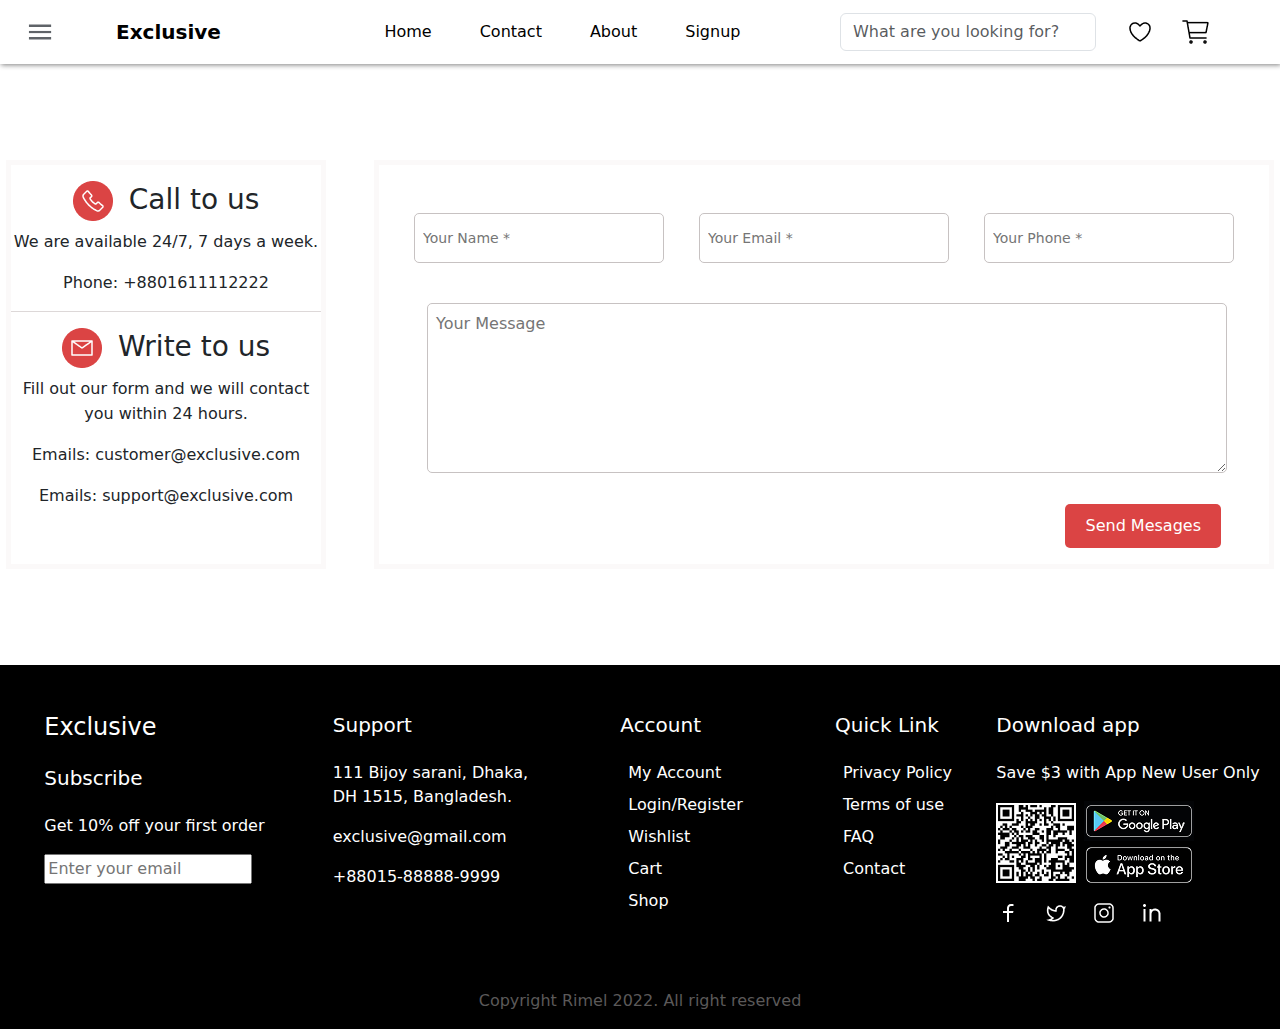
<file: contact.html>
<!DOCTYPE html>
<html lang="en">
<head>
    <meta charset="UTF-8">
    <meta name="viewport" content="width=device-width, initial-scale=1.0">
    <title>Document</title>
    <link rel="stylesheet" href="bootstrap-5.3.3-dist/css/bootstrap.min.css">
    <link rel="stylesheet" href="contact.css">
</head>
<body>
    <div class="main">
        <nav class="navbar navbar-expand-lg mb-5">
            <div class="container-fluid">
                <button class="btn" type="button" data-bs-toggle="offcanvas" data-bs-target="#offcanvasScrolling"
                    aria-controls="offcanvasScrolling"><img class="menu"
                        src="Assets/menu_24dp_5F6368_FILL0_wght400_GRAD0_opsz24.png" alt=""></button>
                <a class="navbar-brand mx-5 Exclusive" href="#">Exclusive</a>
                <button class="navbar-toggler" type="button" data-bs-toggle="collapse"
                    data-bs-target="#navbarSupportedContent" aria-controls="navbarSupportedContent"
                    aria-expanded="false" aria-label="Toggle navigation">
                    <span class="navbar-toggler-icon"></span>
                </button>
                <div class="collapse navbar-collapse" id="navbarSupportedContent">
                    <ul class="navbar-nav mx-auto mb-2 mb-lg-0">
                        <li class="nav-item">
                            <a class="nav-link active mx-3" aria-current="page" href="./index.html">Home</a>
                        </li>
                        <li class="nav-item">
                            <a class="nav-link active mx-3" aria-current="page" href="./contact.html">Contact</a>
                        </li>
                        <li class="nav-item">
                            <a class="nav-link active mx-3" aria-current="page" href="#">About</a>
                        </li>
                        <li class="nav-item">
                            <a class="nav-link active ms-3" aria-current="page" href="#">Signup</a>
                        </li>
                    </ul>
                    <form class="d-flex me-2" role="search">
                        <input class="form-control me-2 input" type="search" placeholder="What are you looking for?"
                            aria-label="Search">
                    </form>
                    <ul class="navbar-nav mb-2 mb-lg-0">
                        <li class="nav-item">
                            <a class="nav-link active mx-1 " aria-current="page" href="#"><img src="Assets/Wishlist.png"
                                    alt=""></a>
                        </li>
                        <li class="nav-item">
                            <a class="nav-link active mx-1 me-5" aria-current="page" href="#"><img
                                    src="Assets/Cart1 with buy.png" alt=""></a>
                        </li>
                    </ul>
                </div>
            </div>
        </nav>

        <div class="offcanvas offcanvas-start" data-bs-scroll="true" data-bs-backdrop="false" tabindex="-1"
            id="offcanvasScrolling" aria-labelledby="offcanvasScrollingLabel">
            <div class="offcanvas-header">
                <button type="button" class="btn-close" data-bs-dismiss="offcanvas" aria-label="Close"></button>
            </div>
            <div class="offcanvas-body">
                <ul class=" navbar-nav mx-auto mb-2 mb-lg-0">
                    <li class="nav-item">
                        <a class="nav-link active ms-3" aria-current="page" href="#">Women`s Fashion</a>
                    </li>
                    <li class="nav-item">
                        <a class="nav-link active ms-3" aria-current="page" href="#">Men`s Fashion</a>
                    </li>
                    <li class="nav-item">
                        <a class="nav-link active ms-3" aria-current="page" href="#">Electronics</a>
                    </li>
                    <li class="nav-item">
                        <a class="nav-link active ms-3" aria-current="page" href="#">Home and style</a>
                    </li>
                    <li class="nav-item">
                        <a class="nav-link active ms-3" aria-current="page" href="#">Medicine</a>
                    </li>
                    <li class="nav-item">
                        <a class="nav-link active ms-3" aria-current="page" href="#">Sports and outdoors</a>
                    </li>
                    <li class="nav-item">
                        <a class="nav-link active ms-3" aria-current="page" href="#">Baby`s and toys</a>
                    </li>
                    <li class="nav-item">
                        <a class="nav-link active ms-3" aria-current="page" href="#">Groceries and pets</a>
                    </li>
                    <li class="nav-item">
                        <a class="nav-link active ms-3" aria-current="page" href="#">Health and beauty</a>
                    </li>

                </ul>
            </div>
        </div>
        <div class="work d-flex justify-content-center gap-5 flex-wrap  ">
            <div class="call text-center py-3 my-5">
                <div class="call-to-us">
                 <h3><img src="Assets/icons-phone.png" alt="" class="me-3">Call to us</h3>  
                  <p>We are available 24/7, 7 days a week.</p>
                  <p>Phone: +8801611112222</p>
                </div>
                <div class="write mt-3">
                    <h3><img src="Assets/icons-mail.png" alt="" class="me-3">Write to us</h3>
                    <p>Fill out our form and we will contact you within 24 hours.</p>
                    <p>Emails: customer@exclusive.com</p>
                    <p>Emails: support@exclusive.com</p>
                </div>
            </div>
            <div class="form py-3 my-5 ">
              <div class="small my-3 d-flex justify-content-evenly flex-wrap"> 
                 <input type="text" class="input2 p-2 my-3" placeholder="Your Name *">
                <input type="email" class="input2 p-2 my-3" placeholder="Your Email *">
                <input type="number" class="input2 p-2 my-3" placeholder="Your Phone *">
            </div>
            <div class="big my-4 mx-5" >
               <textarea placeholder="Your Message" class="p-2"></textarea> 
            </div>
               <div class="view d-flex justify-content-end">
                <button class="me-5">Send Mesages</button>
            </div>
            </div>
        </div>
        <div class="footer d-flex justify-content-evenly mt-5 py-5 flex-wrap">
            <div class="footer-child mx-4">
                <h4 class="mb-4">Exclusive </h4>
                <h5 class="mb-4">Subscribe</h5>
                <p>Get 10% off your first order</p>
                <input type="email" placeholder="Enter your email">
            </div>
            <div class="footer-child mx-4">
                <h5 class="mb-4">Support</h5>
                <p>111 Bijoy sarani, Dhaka,
                    <br> DH 1515, Bangladesh.
                </p>
                <p>exclusive@gmail.com</p>
                <p>+88015-88888-9999</p>
            </div>
            <div class="footer-child mx-4">
                <h5 class="ms-4 mb-4">Account</h5>
                <ul>
                    <li class="my-2">My Account</li>
                    <li class="my-2">Login/Register</li>
                    <li class="my-2">Wishlist</li>
                    <li class="my-2">Cart</li>
                    <li class="my-2">Shop</li>
                </ul>
            </div>
            <div class="footer-child mx-4">
                <h5 class="ms-4 mb-4">Quick Link</h5>
                <ul>
                    <li class="my-2">Privacy Policy</li>
                    <li class="my-2">Terms of use</li>
                    <li class="my-2">FAQ</li>
                    <li class="my-2">Contact</li>
                </ul>
            </div>
            <div class="footer-child">
                <h5 class="mb-4">Download app</h5>
                <p>Save $3 with App New User Only</p>
                <img src="Assets/Frame 719.png" alt="">
                <div><img src="Assets/Frame 741.png" alt="" class="my-3"></div>
            </div>
        </div>
        <div class="small-foot d-flex justify-content-center">
            <p>Copyright Rimel 2022. All right reserved</p>
        </div>
    </div>
    <script src="bootstrap-5.3.3-dist/js/bootstrap.bundle.min.js"></script>
</body>
</html>
</file>
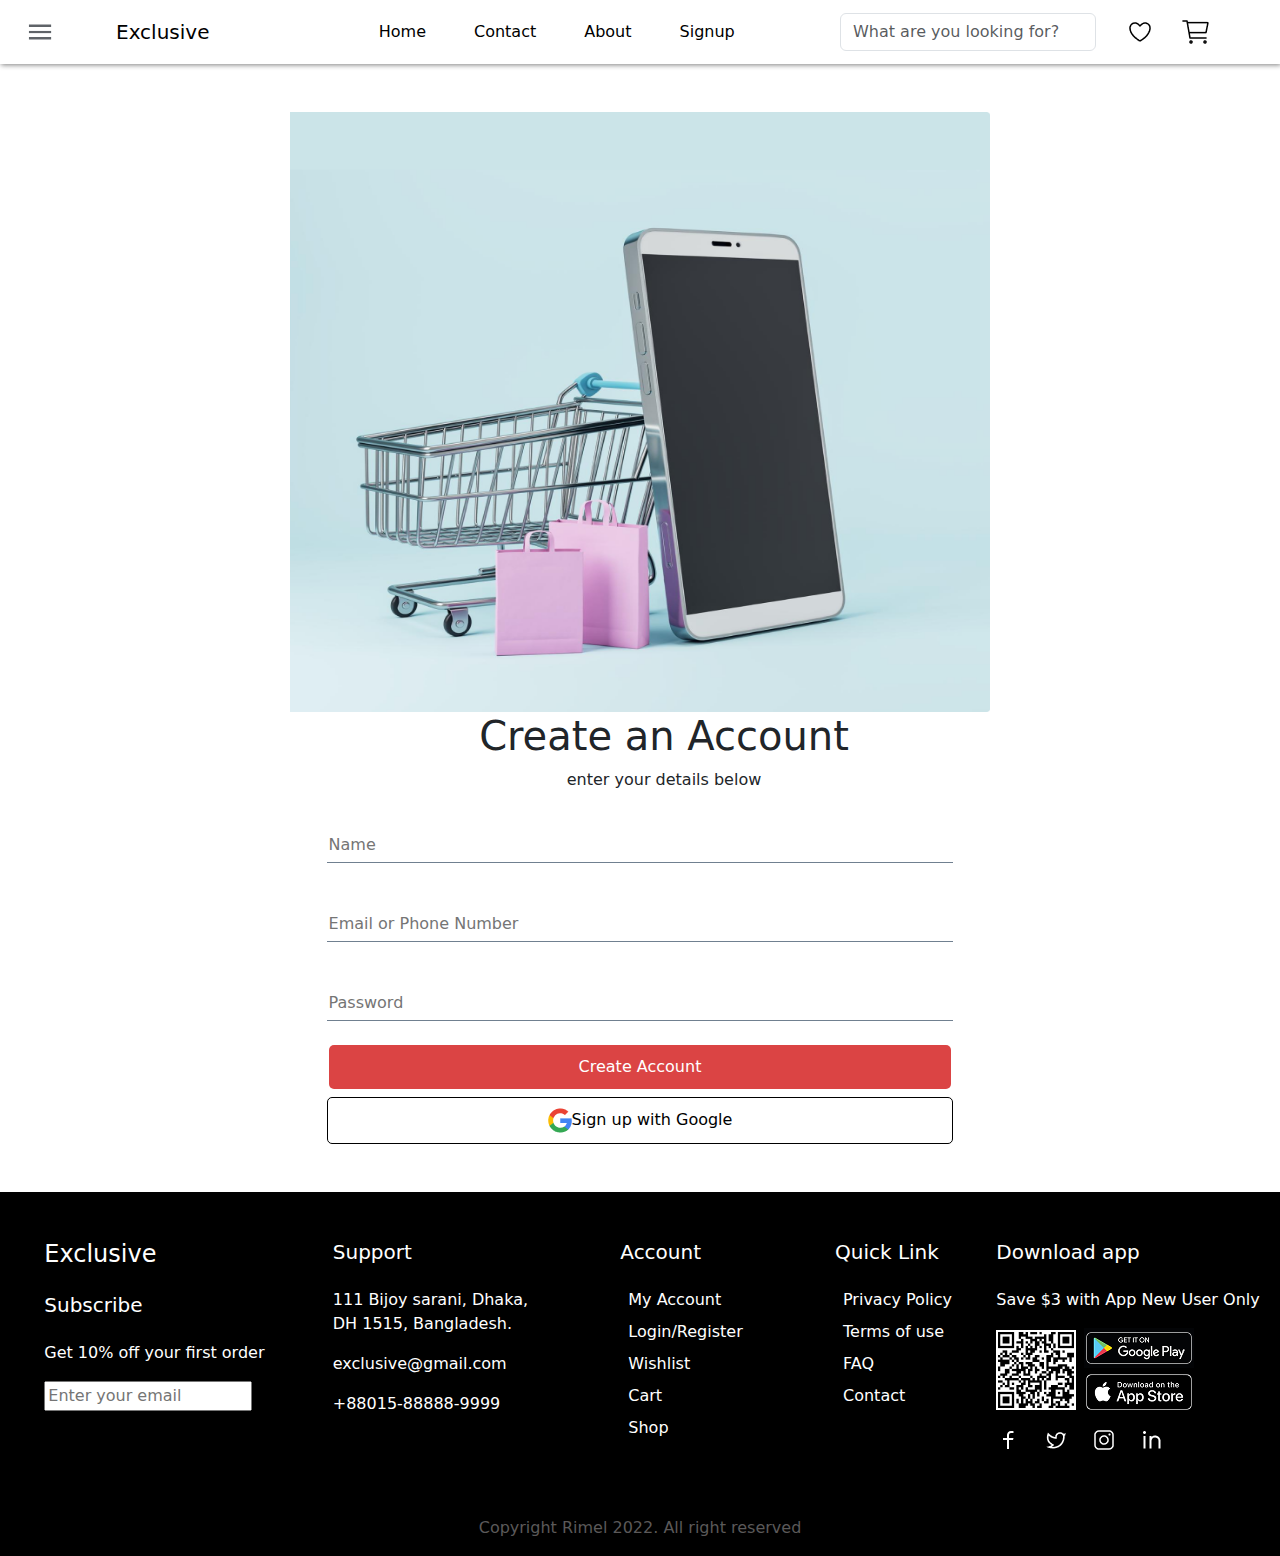
<file: signup.html>
<!DOCTYPE html>
<html lang="en">

<head>
    <meta charset="UTF-8">
    <meta name="viewport" content="width=device-width, initial-scale=1.0">
    <title>Document</title>
    <link rel="stylesheet" href="bootstrap-5.3.3-dist/css/bootstrap.min.css">
    <link rel="stylesheet" href="signup.css">
</head>
<body>
    <div class="main">
        <nav class="navbar navbar-expand-lg mb-5">
            <div class="container-fluid">
                <button class="btn" type="button" data-bs-toggle="offcanvas" data-bs-target="#offcanvasScrolling"
                    aria-controls="offcanvasScrolling"><img class="menu"
                        src="Assets/menu_24dp_5F6368_FILL0_wght400_GRAD0_opsz24.png" alt=""></button>
                <a class="navbar-brand mx-5 Exclusive" href="#">Exclusive</a>
                <button class="navbar-toggler" type="button" data-bs-toggle="collapse"
                    data-bs-target="#navbarSupportedContent" aria-controls="navbarSupportedContent"
                    aria-expanded="false" aria-label="Toggle navigation">
                    <span class="navbar-toggler-icon"></span>
                </button>
                <div class="collapse navbar-collapse" id="navbarSupportedContent">
                    <ul class="navbar-nav mx-auto mb-2 mb-lg-0">
                        <li class="nav-item">
                            <a class="nav-link active mx-3" aria-current="page" href="./index.html">Home</a>
                        </li>
                        <li class="nav-item">
                            <a class="nav-link active mx-3" aria-current="page" href="./contact.html">Contact</a>
                        </li>
                        <li class="nav-item">
                            <a class="nav-link active mx-3" aria-current="page" href="./about.html">About</a>
                        </li>
                        <li class="nav-item">
                            <a class="nav-link active ms-3" aria-current="page" href="./signup.html">Signup</a>
                        </li>
                    </ul>
                    <form class="d-flex me-2" role="search">
                        <input class="form-control me-2 input" type="search" placeholder="What are you looking for?"
                            aria-label="Search">
                    </form>
                    <ul class="navbar-nav mb-2 mb-lg-0">
                        <li class="nav-item">
                            <a class="nav-link active mx-1 " aria-current="page" href="#"><img src="Assets/Wishlist.png"
                                    alt=""></a>
                        </li>
                        <li class="nav-item">
                            <a class="nav-link active mx-1 me-5" aria-current="page" href="#"><img
                                    src="Assets/Cart1 with buy.png" alt=""></a>
                        </li>
                    </ul>
                </div>
            </div>
        </nav>

        <div class="offcanvas offcanvas-start" data-bs-scroll="true" data-bs-backdrop="false" tabindex="-1"
            id="offcanvasScrolling" aria-labelledby="offcanvasScrollingLabel">
            <div class="offcanvas-header">
                <button type="button" class="btn-close" data-bs-dismiss="offcanvas" aria-label="Close"></button>
            </div>
            <div class="offcanvas-body">
                <ul class=" navbar-nav mx-auto mb-2 mb-lg-0">
                    <li class="nav-item">
                        <a class="nav-link active ms-3" aria-current="page" href="#">Women`s Fashion</a>
                    </li>
                    <li class="nav-item">
                        <a class="nav-link active ms-3" aria-current="page" href="#">Men`s Fashion</a>
                    </li>
                    <li class="nav-item">
                        <a class="nav-link active ms-3" aria-current="page" href="#">Electronics</a>
                    </li>
                    <li class="nav-item">
                        <a class="nav-link active ms-3" aria-current="page" href="#">Home and style</a>
                    </li>
                    <li class="nav-item">
                        <a class="nav-link active ms-3" aria-current="page" href="#">Medicine</a>
                    </li>
                    <li class="nav-item">
                        <a class="nav-link active ms-3" aria-current="page" href="#">Sports and outdoors</a>
                    </li>
                    <li class="nav-item">
                        <a class="nav-link active ms-3" aria-current="page" href="#">Baby`s and toys</a>
                    </li>
                    <li class="nav-item">
                        <a class="nav-link active ms-3" aria-current="page" href="#">Groceries and pets</a>
                    </li>
                    <li class="nav-item">
                        <a class="nav-link active ms-3" aria-current="page" href="#">Health and beauty</a>
                    </li>

                </ul>
            </div>
        </div>
        <div class="form d-flex flex-wrap justify-content-evenly">
            <div class="form-picture  d-flex justify-content-center">
                <img src="Assets/phone.png" alt="">
            </div>
            <div class="form-form d-flex flex-column justify-content-center ">
                <h1 class="text-center ms-5">Create an Account</h1>
                <p class="text-center ms-5">enter your details below</p>
                <input class=" my-4" type="text" placeholder="Name">
                <input class=" my-4" type="email" placeholder="Email or Phone Number">
                <input class=" my-4" type="password" placeholder="Password">
                <div class="view d-flex justify-content-center">
                    <button>Create Account</button>
                </div>
                <div class="buttn d-flex justify-content-center mt-2">
                    <button><img src="Assets/Icon-Google.png" alt="">Sign up with Google</button>
                </div>
                </div>
        </div>
        <!-- ------------------------------------Footer------------------------- -->
        <div class="footer d-flex justify-content-evenly mt-5 py-5 flex-wrap">
            <div class="footer-child mx-4">
                <h4 class="mb-4">Exclusive </h4>
                <h5 class="mb-4">Subscribe</h5>
                <p>Get 10% off your first order</p>
                <input type="email" placeholder="Enter your email">
            </div>
            <div class="footer-child mx-4">
                <h5 class="mb-4">Support</h5>
                <p>111 Bijoy sarani, Dhaka,
                    <br> DH 1515, Bangladesh.
                </p>
                <p>exclusive@gmail.com</p>
                <p>+88015-88888-9999</p>
            </div>
            <div class="footer-child mx-4">
                <h5 class="ms-4 mb-4">Account</h5>
                <ul>
                    <li class="my-2">My Account</li>
                    <li class="my-2">Login/Register</li>
                    <li class="my-2">Wishlist</li>
                    <li class="my-2">Cart</li>
                    <li class="my-2">Shop</li>
                </ul>
            </div>
            <div class="footer-child mx-4">
                <h5 class="ms-4 mb-4">Quick Link</h5>
                <ul>
                    <li class="my-2">Privacy Policy</li>
                    <li class="my-2">Terms of use</li>
                    <li class="my-2">FAQ</li>
                    <li class="my-2">Contact</li>
                </ul>
            </div>
            <div class="footer-child">
                <h5 class="mb-4">Download app</h5>
                <p>Save $3 with App New User Only</p>
                <img src="Assets/Frame 719.png" alt="">
                <div><img src="Assets/Frame 741.png" alt="" class="my-3"></div>
            </div>
        </div>
        <div class="small-foot d-flex justify-content-center">
            <p>Copyright Rimel 2022. All right reserved</p>
        </div>
    </div>
    <script src="bootstrap-5.3.3-dist/js/bootstrap.bundle.min.js"></script>
</body>
</html>
</file>
<file: style.css>
/* .main{
    background-color: aqua;
} */
.input{
    width: 16rem;
}
.navbar{
    box-shadow: 1px 1px 5px gray;
}
.Exclusive{
   font-weight: 700;
}
.menu{
    width: 30px;
}
.hero img {
    width: 90%;
    background-color: blanchedalmond;
}
.red-box{
    width: 20px;
    height: 35px;
    background-color: red;
    color: red;
    border-radius: 5px;
}
.today h4{
    color: red;
    font-weight: 700;
}
.card-sec-1{
    color: gray;
}
.price{

    color: red;
}
.view button{
    padding: 10px 20px;
    color: white;
    background-color: #DB4444;
    border: none;
    border-radius: 5px;
}
.service{
   padding-left: 25px;
}
.footer{
    background-color: black;
    color: white;
}
.footer-child ul{
    list-style-type: none;
}
.small-foot{
    background-color: black;
    color: rgb(91, 89, 89);
}

@media (max-width:700px){
   .sbox-1{
    display: flex;
        justify-content: center;
   }
    .sbox-1 img{
        width: 80%;
        
    }
    .ps-1{
        display: flex;
            justify-content: center;
       }
        .ps-1 img{
            width: 80%;
            
        }
}
</file>
<file: about.css>
.input{
    width: 16rem;
}
.navbar{
    box-shadow: 1px 1px 5px gray;
}
.Exclusive{
   font-weight: 700;
}
.menu{
    width: 30px;
}
.founder{
    border: none;
}
.service{
    padding-left: 25px;
 }
 .footer{
    background-color: black;
    color: white;
}
.footer-child ul{
    list-style-type: none;
}
.small-foot{
    background-color: black;
    color: rgb(91, 89, 89);
}


@media (max-width:710px){
    .girls-img img{
        width: 500px;
    }
}
@media (max-width:510px){
    .girls-img img{
        width: 300px;
    }
}
</file>
<file: contact.css>
.input{
    width: 16rem;
}
.navbar{
    box-shadow: 1px 1px 5px gray;
}
.Exclusive{
   font-weight: 700;
}
.menu{
    width: 30px;
}
.call{
    border: 5px solid rgba(247, 244, 244, 0.547);
    width: 320px;
    line-height: 25px;
}
.call-to-us{
    border-bottom: 1px solid rgb(221, 216, 216);
}
.form{
    border: 5px solid rgba(247, 244, 244, 0.547);
    width: 900px;
}
.input2{
    width: 250px;
    height: 50px;
    border-radius: 5px;
    border: 1px solid rgb(199, 194, 194);
}
textarea{
    width: 800px;
    height: 170px;
    border-radius: 5px;
    border: 1px solid rgb(199, 194, 194);
}
.view button{
    padding: 10px 20px;
    color: white;
    background-color: #DB4444;
    border: none;
    border-radius: 5px;
}
.footer{
    background-color: black;
    color: white;
}
.footer-child ul{
    list-style-type: none;
}
.small-foot{
    background-color: black;
    color: rgb(91, 89, 89);
}


@media (max-width:915px){
    .form{
        width: 700px;
    }
    textarea{
        width: 600px;
    }
}
@media (max-width:720px){
    .form{
        width: 500px;
    }
    textarea{
        width: 400px;
    }
}

@media (max-width:550px){
.form{
    width: 300px;
}
textarea{
    width: 200px;
}
}
</file>
<file: signup.css>
.input{
    width: 16rem;
}
.navbar{
    box-shadow: 1px 1px 5px gray;
}
.menu{
    width: 30px;
}

.form-picture img{
    height: 600px;
    width: 700px;
}
.view button{
    padding: 10px 250px;
    color: white;
    background-color: #DB4444;
    border: none;
    border-radius: 5px;
}
.buttn button{
    padding: 10px 220px;
    background-color: white ;
    border: 1px solid black;
    border-radius: 5px;
}
.form-form input{
    display: block;
    border: none;
    border-bottom: 1px solid slategray;
    padding-bottom: 5px;
}

.footer{
    background-color: black;
    color: white;
}
.footer-child ul{
    list-style-type: none;
}
.small-foot{
    background-color: black;
    color: rgb(91, 89, 89);
}

@media (max-width:710px) {
    .form-picture img{
        width: 500px;
        height: 500px;
    }
    .view button{
        padding: 10px 150px;
    }
    .buttn button{
        padding: 10px 120px;
    }
}
@media(max-width:500px){
    .form-picture img {
        width: 300px;
        height: 300px;
    }
    .view button{
        padding: 10px 90px;
    }
    .buttn button{
        padding: 10px 60px;
    }
}
</file>
